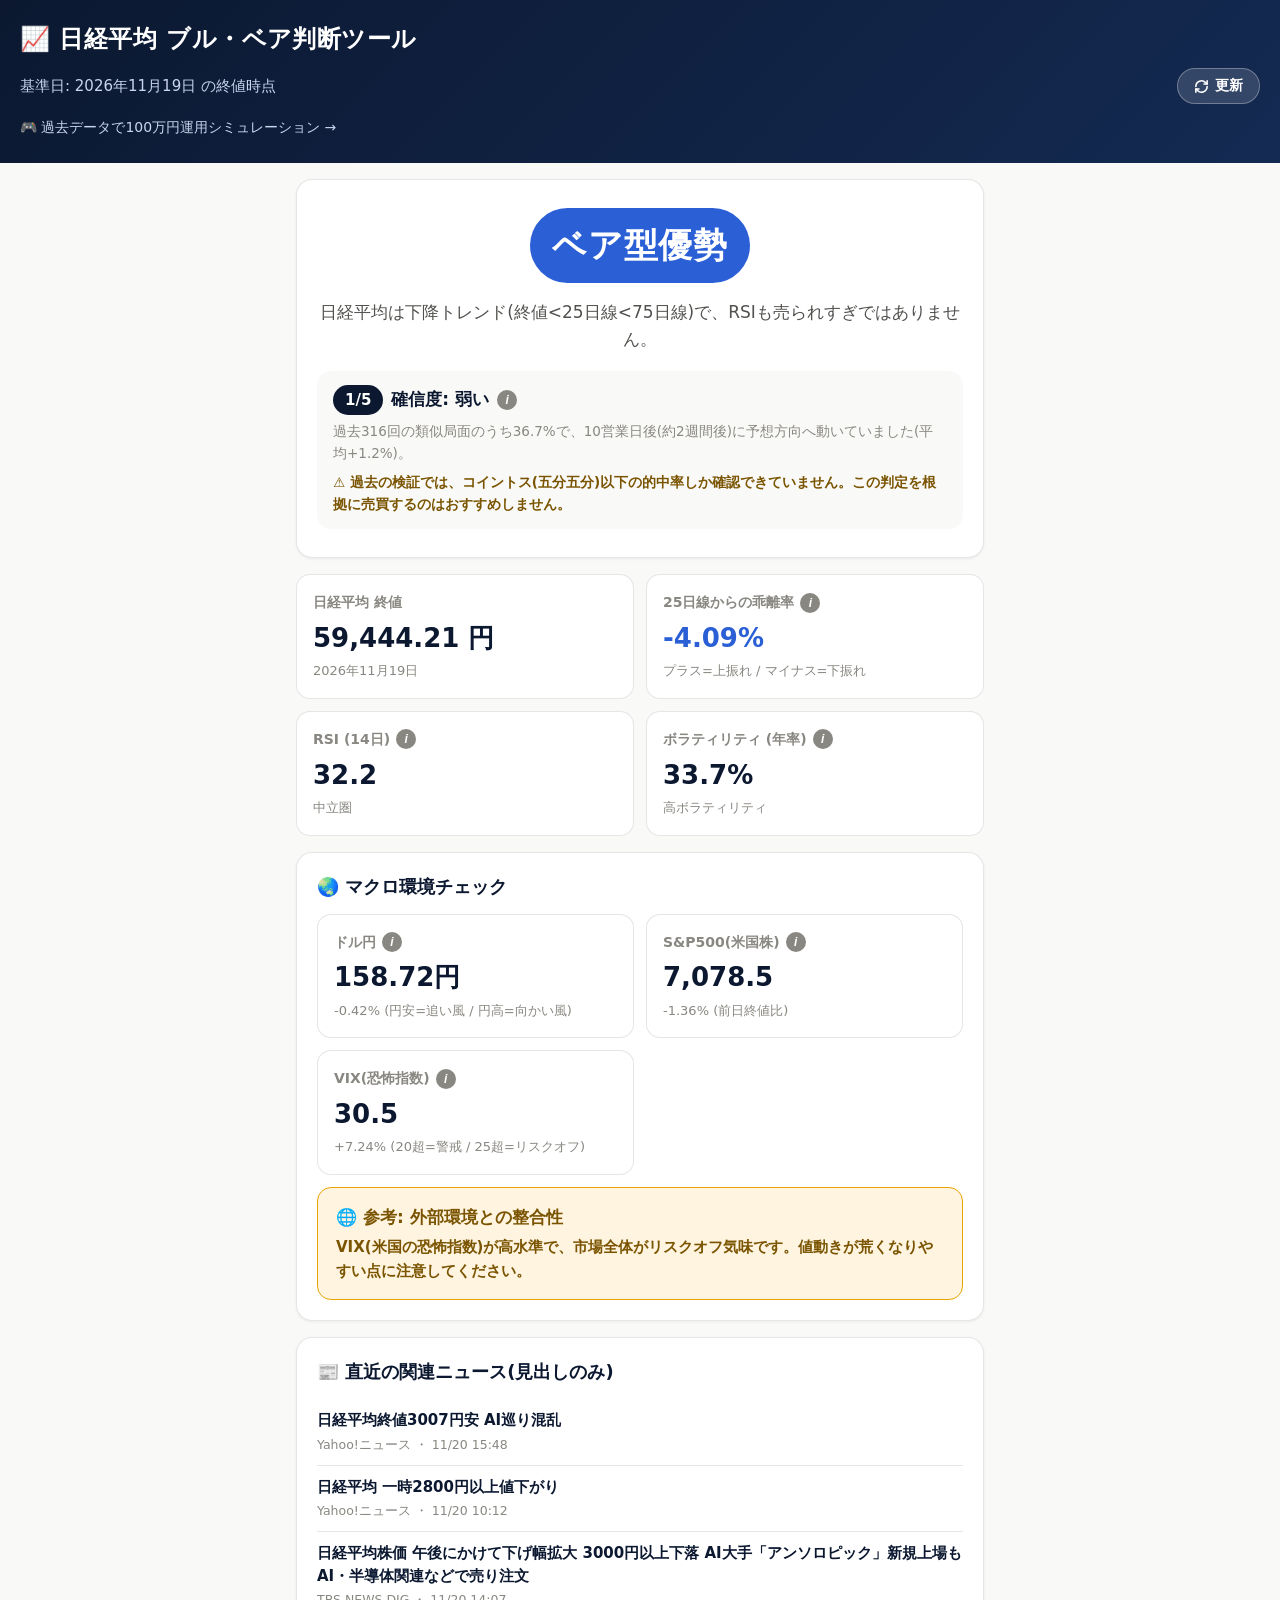
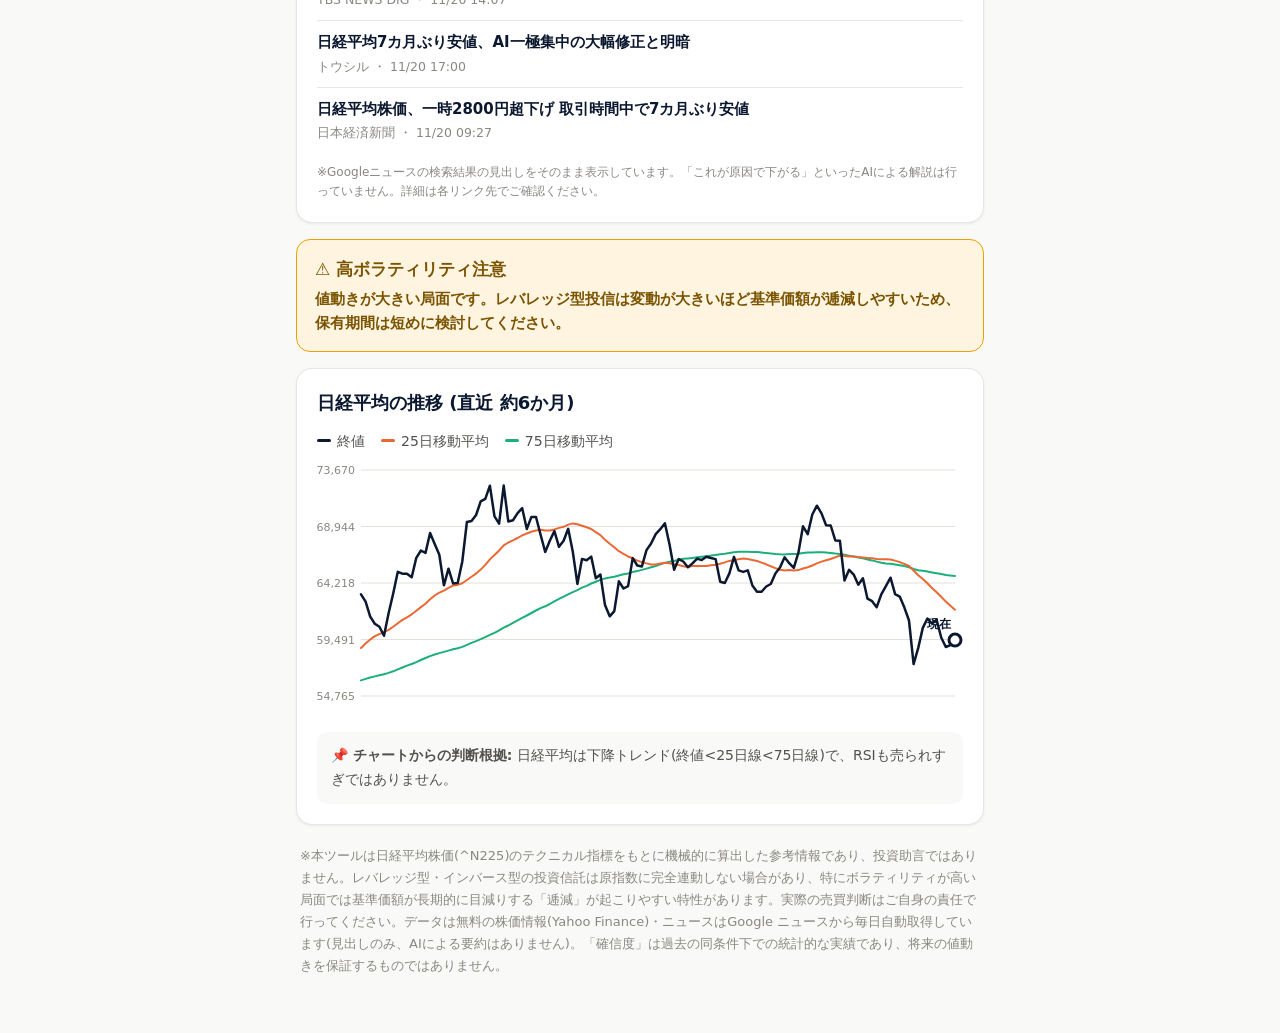
<file: index.html>
<!doctype html>
<html lang="ja">
<head>
<meta charset="utf-8" />
<meta name="viewport" content="width=device-width, initial-scale=1, viewport-fit=cover" />
<meta name="apple-mobile-web-app-capable" content="yes" />
<meta name="apple-mobile-web-app-status-bar-style" content="black-translucent" />
<meta name="apple-mobile-web-app-title" content="日経ブル・ベア" />
<meta name="theme-color" content="#0b1830" />
<title>日経平均 ブル・ベア判断ツール</title>
<link rel="icon" href="data:image/svg+xml,<svg xmlns=%22http://www.w3.org/2000/svg%22 viewBox=%220 0 100 100%22><text y=%22.9em%22 font-size=%2290%22>📈</text></svg>" />
<link rel="stylesheet" href="style.css" />
</head>
<body>
<div id="pullIndicator"><span class="spin" id="pullIcon">
  <svg width="20" height="20" viewBox="0 0 24 24" fill="none" stroke="currentColor" stroke-width="2.3" stroke-linecap="round" stroke-linejoin="round"><path d="M3 12a9 9 0 0 1 15.4-6.36L21 8"/><path d="M21 3v5h-5"/><path d="M21 12a9 9 0 0 1-15.4 6.36L3 16"/><path d="M8 16H3v5"/></svg>
</span></div>

<header>
  <h1>📈 日経平均 ブル・ベア判断ツール</h1>
  <div class="headerRow">
    <div class="updated" id="updatedLine">読み込み中...</div>
    <button class="refresh-btn" id="refreshBtn"><span class="spin" id="refreshIcon">
      <svg width="15" height="15" viewBox="0 0 24 24" fill="none" stroke="currentColor" stroke-width="2.5" stroke-linecap="round" stroke-linejoin="round"><path d="M3 12a9 9 0 0 1 15.4-6.36L21 8"/><path d="M21 3v5h-5"/><path d="M21 12a9 9 0 0 1-15.4 6.36L3 16"/><path d="M8 16H3v5"/></svg>
    </span> 更新</button>
  </div>
  <a class="nav-link" href="simulate.html">🎮 過去データで100万円運用シミュレーション →</a>
</header>

<main id="app">
  <div class="loading">データを読み込んでいます…</div>
</main>

<footer>
  ※本ツールは日経平均株価(^N225)のテクニカル指標をもとに機械的に算出した参考情報であり、投資助言ではありません。レバレッジ型・インバース型の投資信託は原指数に完全連動しない場合があり、特にボラティリティが高い局面では基準価額が長期的に目減りする「逓減」が起こりやすい特性があります。実際の売買判断はご自身の責任で行ってください。データは無料の株価情報(Yahoo Finance)・ニュースはGoogle ニュースから毎日自動取得しています(見出しのみ、AIによる要約はありません)。「確信度」は過去の同条件下での統計的な実績であり、将来の値動きを保証するものではありません。
</footer>

<div class="info-overlay" id="infoOverlay" hidden>
  <div class="info-modal">
    <div class="info-modal-header">
      <span id="infoTitle"></span>
      <button id="infoClose" aria-label="閉じる">✕</button>
    </div>
    <div class="info-modal-body" id="infoBody"></div>
  </div>
</div>

<template id="tmplApp">
  <div class="card signal-card">
    <span class="signal-badge" id="badge"></span>
    <span class="signal-caution-tag" id="cautionTag" hidden></span>
    <div class="signal-rationale" id="rationale"></div>
    <div class="conviction-box" id="convictionBox" hidden>
      <div class="conviction-row">
        <span class="conviction-pill" id="convictionPill"></span>
        <span id="convictionLevelLabel"></span>
        <button class="info-btn" data-info="conviction">i</button>
      </div>
      <div class="conviction-sub" id="convictionSub"></div>
      <div class="conviction-noedge" id="convictionNoEdge" hidden></div>
    </div>
  </div>

  <div class="stat-grid">
    <div class="stat-tile">
      <div class="label">日経平均 終値</div>
      <div class="value" id="statPrice"></div>
      <div class="sub" id="statAsOf"></div>
    </div>
    <div class="stat-tile">
      <div class="label">25日線からの乖離率 <button class="info-btn" data-info="deviation">i</button></div>
      <div class="value" id="statDeviation"></div>
      <div class="sub">プラス=上振れ / マイナス=下振れ</div>
    </div>
    <div class="stat-tile">
      <div class="label">RSI (14日) <button class="info-btn" data-info="rsi">i</button></div>
      <div class="value" id="statRsi"></div>
      <div class="sub" id="statRsiSub"></div>
    </div>
    <div class="stat-tile">
      <div class="label">ボラティリティ (年率) <button class="info-btn" data-info="vol">i</button></div>
      <div class="value" id="statVol"></div>
      <div class="sub" id="statVolSub"></div>
    </div>
  </div>

  <div class="card">
    <h2>🌏 マクロ環境チェック</h2>
    <div class="stat-grid" id="macroGrid"></div>
    <div id="macroNoteBox" class="warn-box" style="margin-top:12px;" hidden></div>
  </div>

  <div class="card">
    <h2>📰 直近の関連ニュース(見出しのみ)</h2>
    <div id="newsList"></div>
    <div class="news-hint">※Googleニュースの検索結果の見出しをそのまま表示しています。「これが原因で下がる」といったAIによる解説は行っていません。詳細は各リンク先でご確認ください。</div>
  </div>

  <div class="card" id="triggerCard" hidden>
    <h2>🎯 次のアクションの目安</h2>
    <div id="triggerText" style="font-size:17px; color:var(--text-secondary);"></div>
  </div>

  <div class="warn-box" id="crossBox" hidden>
    <div class="title">⚡ クロスシグナル発生</div>
    <div id="crossText"></div>
  </div>

  <div class="warn-box" id="volBox" hidden>
    <div class="title">⚠️ 高ボラティリティ注意</div>
    <div>値動きが大きい局面です。レバレッジ型投信は変動が大きいほど基準価額が逓減しやすいため、保有期間は短めに検討してください。</div>
  </div>

  <div class="card">
    <h2>日経平均の推移 (直近 約6か月)</h2>
    <div class="legend">
      <span><i style="background:var(--text-primary)"></i>終値</span>
      <span><i style="background:var(--series-sma25)"></i>25日移動平均</span>
      <span><i style="background:var(--series-sma75)"></i>75日移動平均</span>
    </div>
    <div id="chartWrap"></div>
    <div class="chart-annotation" id="chartAnnotation"></div>
  </div>
</template>

<script>
const SIGNAL_META = {
  bull_strong:  { cls: "bull", label: "ブル型 高確度", caution: "🎯 厳選シグナル(発生頻度は低め)" },
  bull:         { cls: "bull", label: "ブル型優勢", caution: null },
  bull_caution: { cls: "bull", label: "ブル型優勢", caution: "⚠ 過熱感あり(買われすぎ)" },
  bear:         { cls: "bear", label: "ベア型優勢", caution: null },
  bear_caution: { cls: "bear", label: "ベア型優勢", caution: "⚠ 過熱感あり(売られすぎ)" },
  wait:         { cls: "wait", label: "様子見", caution: null },
};

const INFO_CONTENT = {
  deviation: {
    title: "25日線からの乖離率とは",
    body: "直近25営業日(約1か月)の平均株価と比べて、今日の株価がどれだけ離れているかを%で表したものです。<br><br><b>プラス</b>が大きいほど「平均より買われている」状態、<b>マイナス</b>が大きいほど「平均より売られている」状態を意味します。<br><br>目安として、<b>±5%</b>を超えると「行き過ぎ」と見る人が多く、その後平均に戻ろうとする(反落・反発する)動きが出やすいとされます。",
  },
  rsi: {
    title: "RSI(14)とは",
    body: "相場の「買われすぎ」「売られすぎ」を0〜100の数値で表す指標です。過去14日間の値上がり幅と値下がり幅の比率から計算します。<br><br><b>70以上</b>: 買われすぎ(そろそろ反落するかもしれない目安)<br><b>30以下</b>: 売られすぎ(そろそろ反発するかもしれない目安)<br><b>50前後</b>: 中立圏<br><br>あくまで目安であり、強いトレンドが続く局面では70以上・30以下の状態が長く続くこともあります。",
  },
  vol: {
    title: "ボラティリティ(年率換算)とは",
    body: "株価の値動きの荒さを、1年間に換算した%で表したものです。数値が大きいほど値動きが激しいことを意味します。<br><br><b>レバレッジ型・インバース型の投資信託は、値動きが荒いほど基準価額が目減り(逓減)しやすい</b>という特性があるため、この数値が高いときは特に保有期間を短めに検討することが大切です。<br><br>目安: <b>15〜20%程度</b>=平常 / <b>25%超</b>=やや荒い / <b>35%超</b>=かなり荒い",
  },
  vix: {
    title: "VIX(恐怖指数)とは",
    body: "米国のS&P500のオプション価格から算出される、投資家の不安心理を表す指数です。数値が高いほど「相場が荒れそう」と投資家が警戒していることを示します。<br><br>目安: <b>15前後</b>=平常 / <b>20超</b>=警戒 / <b>25〜30超</b>=リスクオフ(資金が安全資産に逃げる)局面<br><br>VIXが急上昇する局面は世界的に株価が不安定になりやすく、日経平均にも影響しやすいとされます。",
  },
  usdjpy: {
    title: "ドル円(為替)とは",
    body: "1ドルが何円かを示す為替レートです。<br><br><b>円安(数値が上がる)</b>: 輸出企業の業績にプラスとされ、一般的に日経平均の追い風になりやすい<br><b>円高(数値が下がる)</b>: 輸出企業の業績にマイナスとされ、日経平均の向かい風になりやすい<br><br>ただし常にこの関係が成り立つわけではなく、あくまで一般的な傾向です。",
  },
  sp500: {
    title: "S&P500(米国株)とは",
    body: "米国の代表的な株価指数です。米国市場は日本時間の夜間に取引されるため、前日夜の米国株の動きが、翌日の東京市場の地合い(始まりの雰囲気)に影響しやすいとされています。",
  },
  conviction: {
    title: "確信度(5段階)とは",
    body: "過去<b>10年分</b>(複数の下落局面を含む)のデータの中から「今日と同じ判定パターン」が出た日をすべて集め、その後(通常は約2週間後、「ブル型 高確度」のみ約1か月後)に実際どうなったかを集計した、統計的な実績値です。<br><br>例えば「過去に同じ判定が出た日が700回あり、そのうち380回で予想方向に動いていた」場合、勝率は54%となり、これを1〜5の5段階に変換して表示しています。<br><br><b>5に近いほど</b>過去の的中率が高かったことを、<b>1に近いほど</b>低かったことを示します。<br><br>⚠️ 訓練期間と検証期間に分けて検証した結果、<b>「ベア型優勢」は過去10年でコイントスより低い的中率</b>しか確認できていません(=下落を的中させる根拠として頼れません)。「ブル型優勢」も通常は五分五分に近い水準です。「ブル型 高確度」は条件を絞り込むことで検証期間でも70%台の的中率を確認できた、より厳選されたシグナルです。<br><br>あくまで<b>過去の統計</b>であり、将来の値動きを保証するものではありません。",
  },
};

function fmtNum(n, digits = 0) {
  return n.toLocaleString("ja-JP", { minimumFractionDigits: digits, maximumFractionDigits: digits });
}

function fmtDateJp(iso) {
  const [y, m, d] = iso.split("-");
  return `${y}年${Number(m)}月${Number(d)}日`;
}

function fmtNewsDate(rfc2822) {
  const d = new Date(rfc2822);
  if (isNaN(d.getTime())) return "";
  return d.toLocaleString("ja-JP", { timeZone: "Asia/Tokyo", month: "numeric", day: "numeric", hour: "2-digit", minute: "2-digit" });
}

async function load() {
  const app = document.getElementById("app");
  try {
    const res = await fetch("./data/latest.json", { cache: "no-store" });
    if (!res.ok) throw new Error("data fetch failed");
    const data = await res.json();
    render(data);
  } catch (err) {
    app.innerHTML = `<div class="error">データの取得に失敗しました。時間をおいて再度お試しください。<br><small>${err.message}</small></div>`;
  }
}

function render(data) {
  const app = document.getElementById("app");
  const tmpl = document.getElementById("tmplApp");
  app.innerHTML = "";
  app.appendChild(tmpl.content.cloneNode(true));

  document.getElementById("updatedLine").textContent =
    `基準日: ${fmtDateJp(data.asOfDate)} の終値時点`;

  const meta = SIGNAL_META[data.signal] || SIGNAL_META.wait;
  const badge = document.getElementById("badge");
  badge.textContent = meta.label;
  badge.classList.add(meta.cls);

  if (meta.caution) {
    const tag = document.getElementById("cautionTag");
    tag.textContent = meta.caution;
    tag.hidden = false;
  }
  document.getElementById("rationale").textContent = data.rationale;

  if (data.conviction) {
    const c = data.conviction;
    const box = document.getElementById("convictionBox");
    box.hidden = false;
    document.getElementById("convictionPill").textContent = `${c.level}/5`;
    document.getElementById("convictionLevelLabel").textContent = `確信度: ${c.levelLabel}`;
    const sign = c.avgForwardReturnPct >= 0 ? "+" : "";
    const aboutWeeks = c.horizonDays >= 18 ? "約1か月" : "約2週間";
    let subText =
      `過去${c.sampleSize}回の類似局面のうち${c.successRatePct}%で、${c.horizonDays}営業日後(${aboutWeeks}後)に予想方向へ動いていました(平均${sign}${c.avgForwardReturnPct}%)。` +
      (c.lowSample ? "※サンプル数が少なく参考程度です。" : "");
    document.getElementById("convictionSub").textContent = subText;

    const noEdgeBox = document.getElementById("convictionNoEdge");
    if (c.noEdge) {
      noEdgeBox.hidden = false;
      noEdgeBox.textContent = "⚠️ 過去の検証では、コイントス(五分五分)以下の的中率しか確認できていません。この判定を根拠に売買するのはおすすめしません。";
    } else {
      noEdgeBox.hidden = true;
    }
  }

  document.getElementById("statPrice").textContent = fmtNum(data.price, 2) + " 円";
  document.getElementById("statAsOf").textContent = fmtDateJp(data.asOfDate);

  const devEl = document.getElementById("statDeviation");
  devEl.textContent = (data.deviationPct >= 0 ? "+" : "") + data.deviationPct.toFixed(2) + "%";
  devEl.classList.add(data.deviationPct >= 0 ? "up" : "down");

  document.getElementById("statRsi").textContent = data.rsi14.toFixed(1);
  document.getElementById("statRsiSub").textContent =
    data.overheat === "overbought" ? "買われすぎ水準(目安70以上)" :
    data.overheat === "oversold" ? "売られすぎ水準(目安30以下)" : "中立圏";

  document.getElementById("statVol").textContent =
    data.vol25AnnualizedPct != null ? data.vol25AnnualizedPct.toFixed(1) + "%" : "—";
  document.getElementById("statVolSub").textContent = data.highVol ? "高ボラティリティ" : "平常水準";

  const macroGrid = document.getElementById("macroGrid");
  const macroTiles = [
    { key: "usdjpy", label: "ドル円", unit: "円", digits: 2, hint: "円安=追い風 / 円高=向かい風" },
    { key: "sp500", label: "S&P500(米国株)", unit: "", digits: 1, hint: "前日終値比" },
    { key: "vix", label: "VIX(恐怖指数)", unit: "", digits: 1, hint: "20超=警戒 / 25超=リスクオフ" },
  ];
  macroTiles.forEach(t => {
    const m = data.macro && data.macro[t.key];
    const tile = document.createElement("div");
    tile.className = "stat-tile";
    const labelHtml = `${t.label} <button class="info-btn" data-info="${t.key}">i</button>`;
    if (!m) {
      tile.innerHTML = `<div class="label">${labelHtml}</div><div class="value">—</div>`;
    } else {
      const sign = m.changePct >= 0 ? "+" : "";
      const cls = m.changePct >= 0 ? "up" : "down";
      tile.innerHTML = `
        <div class="label">${labelHtml}</div>
        <div class="value">${fmtNum(m.value, t.digits)}${t.unit}</div>
        <div class="sub ${cls}">${sign}${m.changePct}% <span style="color:var(--text-muted)">(${t.hint})</span></div>`;
    }
    macroGrid.appendChild(tile);
  });

  if (data.macroNote) {
    const box = document.getElementById("macroNoteBox");
    box.hidden = false;
    box.innerHTML = `<div class="title">🌐 参考: 外部環境との整合性</div><div>${data.macroNote}</div>`;
  }

  const newsList = document.getElementById("newsList");
  if (data.news && data.news.length) {
    newsList.innerHTML = data.news.map(n => `
      <a class="news-item" href="${n.link}" target="_blank" rel="noopener">
        <div class="news-title">${n.title}</div>
        <div class="news-meta">${n.source || ""}${n.source ? " ・ " : ""}${fmtNewsDate(n.publishedAt)}</div>
      </a>`).join("");
  } else {
    newsList.innerHTML = `<div style="color:var(--text-muted); font-size:14px;">現在ニュースを取得できていません。</div>`;
  }

  if (data.nextTrigger) {
    const t = data.nextTrigger;
    const card = document.getElementById("triggerCard");
    card.hidden = false;
    const dirLabel = t.direction === "above" ? "上抜け" : "下抜け";
    const signalLabel = t.resultingSignal === "bull" ? "ブル型優勢" : "ベア型優勢";
    document.getElementById("triggerText").innerHTML =
      `日経平均が <b>${fmtNum(t.level, 0)}円</b>(現値から${t.distancePct >= 0 ? "+" : ""}${t.distancePct}%)を<b>${dirLabel}</b>すると「<b>${signalLabel}</b>」に転換します。<br><span style="color:var(--text-muted); font-size:14px;">${t.note}</span>`;
  }

  if (data.crossSignal) {
    const box = document.getElementById("crossBox");
    box.hidden = false;
    document.getElementById("crossText").textContent =
      (data.crossSignal.type === "golden"
        ? `${fmtDateJp(data.crossSignal.date)}に25日線が75日線を上抜ける「ゴールデンクロス」が発生しました。`
        : `${fmtDateJp(data.crossSignal.date)}に25日線が75日線を下抜ける「デッドクロス」が発生しました。`);
  }

  if (data.highVol) {
    document.getElementById("volBox").hidden = false;
  }

  let annotation = `<b>📌 チャートからの判断根拠:</b> ${data.rationale}`;
  if (data.crossSignal) {
    annotation += ` また、${fmtDateJp(data.crossSignal.date)}に${data.crossSignal.type === "golden" ? "ゴールデンクロス" : "デッドクロス"}が発生しています(図中の🔀印)。`;
  }
  document.getElementById("chartAnnotation").innerHTML = annotation;

  window.__lastHistory = data.history;
  window.__lastCrossSignal = data.crossSignal;
  drawChart(data.history, { crossSignal: data.crossSignal });
}

function drawChart(history, meta) {
  meta = meta || {};
  const wrap = document.getElementById("chartWrap");
  const width = wrap.clientWidth || 320;
  const height = 260;
  const padL = 44, padR = 8, padT = 10, padB = 24;
  const plotW = width - padL - padR;
  const plotH = height - padT - padB;

  const allVals = [];
  history.forEach(d => { allVals.push(d.close); if (d.sma25 != null) allVals.push(d.sma25); if (d.sma75 != null) allVals.push(d.sma75); });
  const min = Math.min(...allVals);
  const max = Math.max(...allVals);
  const pad = (max - min) * 0.08 || 1;
  const yMin = min - pad, yMax = max + pad;

  const n = history.length;
  const x = i => padL + (plotW * i) / (n - 1);
  const y = v => padT + plotH - ((v - yMin) / (yMax - yMin)) * plotH;

  function pathFor(key) {
    let d = "";
    let started = false;
    history.forEach((pt, i) => {
      const v = pt[key];
      if (v == null) { started = false; return; }
      d += (started ? "L" : "M") + x(i).toFixed(1) + "," + y(v).toFixed(1) + " ";
      started = true;
    });
    return d.trim();
  }

  const gridLines = 4;
  let gridSvg = "";
  for (let i = 0; i <= gridLines; i++) {
    const gy = padT + (plotH * i) / gridLines;
    const val = yMax - ((yMax - yMin) * i) / gridLines;
    gridSvg += `<line x1="${padL}" y1="${gy}" x2="${width - padR}" y2="${gy}" stroke="var(--grid)" stroke-width="1"/>`;
    gridSvg += `<text x="${padL - 6}" y="${gy + 4}" text-anchor="end" font-size="11" fill="var(--text-muted)">${Math.round(val).toLocaleString("ja-JP")}</text>`;
  }

  // 現在値マーカー(直近点)
  const lastIdx = n - 1;
  const lastX = x(lastIdx), lastY = y(history[lastIdx].close);
  const labelAbove = lastY > padT + 24;
  let annotSvg = `
    <circle cx="${lastX}" cy="${lastY}" r="6" fill="var(--card)" stroke="var(--text-primary)" stroke-width="3"/>
    <text x="${Math.min(lastX, width - padR - 4)}" y="${labelAbove ? lastY - 12 : lastY + 20}" text-anchor="end" font-size="12" font-weight="700" fill="var(--text-primary)">現在</text>`;

  // ゴールデンクロス/デッドクロスの位置に印を付ける
  if (meta.crossSignal) {
    const idx = history.findIndex(h => h.date === meta.crossSignal.date);
    if (idx >= 0) {
      const cx = x(idx), cy = y(history[idx].close);
      const label = meta.crossSignal.type === "golden" ? "🔀ゴールデンクロス" : "🔀デッドクロス";
      annotSvg += `
        <line x1="${cx}" y1="${padT}" x2="${cx}" y2="${padT + plotH}" stroke="var(--warn-border)" stroke-width="1.5" stroke-dasharray="4,3"/>
        <text x="${Math.min(Math.max(cx, padL + 4), width - padR - 4)}" y="${padT + 12}" text-anchor="middle" font-size="11" font-weight="700" fill="var(--warn-text)">${label}</text>`;
    }
  }

  const svg = `
    <svg viewBox="0 0 ${width} ${height}" width="100%" height="${height}" style="display:block">
      ${gridSvg}
      <path d="${pathFor('sma75')}" fill="none" stroke="var(--series-sma75)" stroke-width="2" stroke-linecap="round" stroke-linejoin="round"/>
      <path d="${pathFor('sma25')}" fill="none" stroke="var(--series-sma25)" stroke-width="2" stroke-linecap="round" stroke-linejoin="round"/>
      <path d="${pathFor('close')}" fill="none" stroke="var(--text-primary)" stroke-width="2.5" stroke-linecap="round" stroke-linejoin="round"/>
      ${annotSvg}
      <g id="crosshair" opacity="0">
        <line id="chLine" x1="0" y1="${padT}" x2="0" y2="${padT + plotH}" stroke="var(--text-muted)" stroke-width="1" stroke-dasharray="3,3"/>
        <circle id="chDotClose" r="4" fill="var(--text-primary)"/>
        <circle id="chDotSma25" r="4" fill="var(--series-sma25)"/>
        <circle id="chDotSma75" r="4" fill="var(--series-sma75)"/>
      </g>
      <rect id="hitArea" x="${padL}" y="${padT}" width="${plotW}" height="${plotH}" fill="transparent"/>
    </svg>
    <div id="tooltip"></div>
  `;
  wrap.innerHTML = svg;

  const svgEl = wrap.querySelector("svg");
  const hitArea = wrap.querySelector("#hitArea");
  const crosshair = wrap.querySelector("#crosshair");
  const chLine = wrap.querySelector("#chLine");
  const chDotClose = wrap.querySelector("#chDotClose");
  const chDotSma25 = wrap.querySelector("#chDotSma25");
  const chDotSma75 = wrap.querySelector("#chDotSma75");
  const tooltip = wrap.querySelector("#tooltip");

  function handleMove(clientX) {
    const rect = svgEl.getBoundingClientRect();
    const scale = width / rect.width;
    const px = (clientX - rect.left) * scale;
    let idx = Math.round(((px - padL) / plotW) * (n - 1));
    idx = Math.max(0, Math.min(n - 1, idx));
    const pt = history[idx];
    crosshair.setAttribute("opacity", "1");
    const cx = x(idx);
    chLine.setAttribute("x1", cx); chLine.setAttribute("x2", cx);
    chDotClose.setAttribute("cx", cx); chDotClose.setAttribute("cy", y(pt.close));
    if (pt.sma25 != null) { chDotSma25.style.display = ""; chDotSma25.setAttribute("cx", cx); chDotSma25.setAttribute("cy", y(pt.sma25)); }
    else chDotSma25.style.display = "none";
    if (pt.sma75 != null) { chDotSma75.style.display = ""; chDotSma75.setAttribute("cx", cx); chDotSma75.setAttribute("cy", y(pt.sma75)); }
    else chDotSma75.style.display = "none";

    tooltip.style.opacity = "1";
    tooltip.style.left = (cx / width * 100) + "%";
    tooltip.style.top = (y(pt.close) / height * 100) + "%";
    tooltip.innerHTML = `${fmtDateJp(pt.date)}<br>終値: ${fmtNum(pt.close, 0)}` +
      (pt.sma25 != null ? `<br>25日線: ${fmtNum(pt.sma25, 0)}` : "") +
      (pt.sma75 != null ? `<br>75日線: ${fmtNum(pt.sma75, 0)}` : "");
  }

  function hide() {
    crosshair.setAttribute("opacity", "0");
    tooltip.style.opacity = "0";
  }

  hitArea.addEventListener("pointermove", e => handleMove(e.clientX));
  hitArea.addEventListener("pointerdown", e => handleMove(e.clientX));
  hitArea.addEventListener("pointerleave", hide);
}

// --- 更新ボタン / 下スワイプでの手動更新 ---
async function doRefresh() {
  const btn = document.getElementById("refreshBtn");
  btn.classList.add("loading");
  btn.disabled = true;
  await load();
  btn.classList.remove("loading");
  btn.disabled = false;
  resetPull();
}

document.getElementById("refreshBtn").addEventListener("click", doRefresh);

const pullIndicator = document.getElementById("pullIndicator");
const pullIcon = document.getElementById("pullIcon");
let touchStartY = null;
let pullDist = 0;

function resetPull() {
  pullIndicator.style.transition = "transform 0.2s, opacity 0.2s";
  pullIndicator.style.transform = "translate(-50%, -120%)";
  pullIndicator.style.opacity = "0";
  pullIcon.classList.remove("spinning");
  pullDist = 0;
}

document.addEventListener("touchstart", e => {
  touchStartY = window.scrollY <= 0 ? e.touches[0].clientY : null;
  pullDist = 0;
}, { passive: true });

document.addEventListener("touchmove", e => {
  if (touchStartY == null) return;
  const dy = e.touches[0].clientY - touchStartY;
  if (dy > 0 && window.scrollY <= 0) {
    pullDist = dy;
    pullIndicator.style.transition = "none";
    const dist = Math.min(dy, 90);
    pullIndicator.style.transform = `translate(-50%, ${dist - 60}px)`;
    pullIndicator.style.opacity = String(Math.min(dist / 60, 1));
  }
}, { passive: true });

document.addEventListener("touchend", () => {
  if (touchStartY != null && pullDist > 60) {
    pullIcon.classList.add("spinning");
    pullIndicator.style.transition = "transform 0.2s, opacity 0.2s";
    pullIndicator.style.transform = "translate(-50%, 6px)";
    pullIndicator.style.opacity = "1";
    doRefresh();
  } else {
    resetPull();
  }
  touchStartY = null;
}, { passive: true });

// --- 用語説明(ⓘ)モーダル ---
document.addEventListener("click", e => {
  const infoBtn = e.target.closest("[data-info]");
  if (infoBtn) {
    const info = INFO_CONTENT[infoBtn.dataset.info];
    if (info) {
      document.getElementById("infoTitle").textContent = info.title;
      document.getElementById("infoBody").innerHTML = info.body;
      document.getElementById("infoOverlay").hidden = false;
    }
    return;
  }
  if (e.target.id === "infoOverlay" || e.target.id === "infoClose") {
    document.getElementById("infoOverlay").hidden = true;
  }
});

load();
window.addEventListener("resize", () => { if (window.__lastHistory) drawChart(window.__lastHistory, { crossSignal: window.__lastCrossSignal }); });
</script>
</body>
</html>
</file>
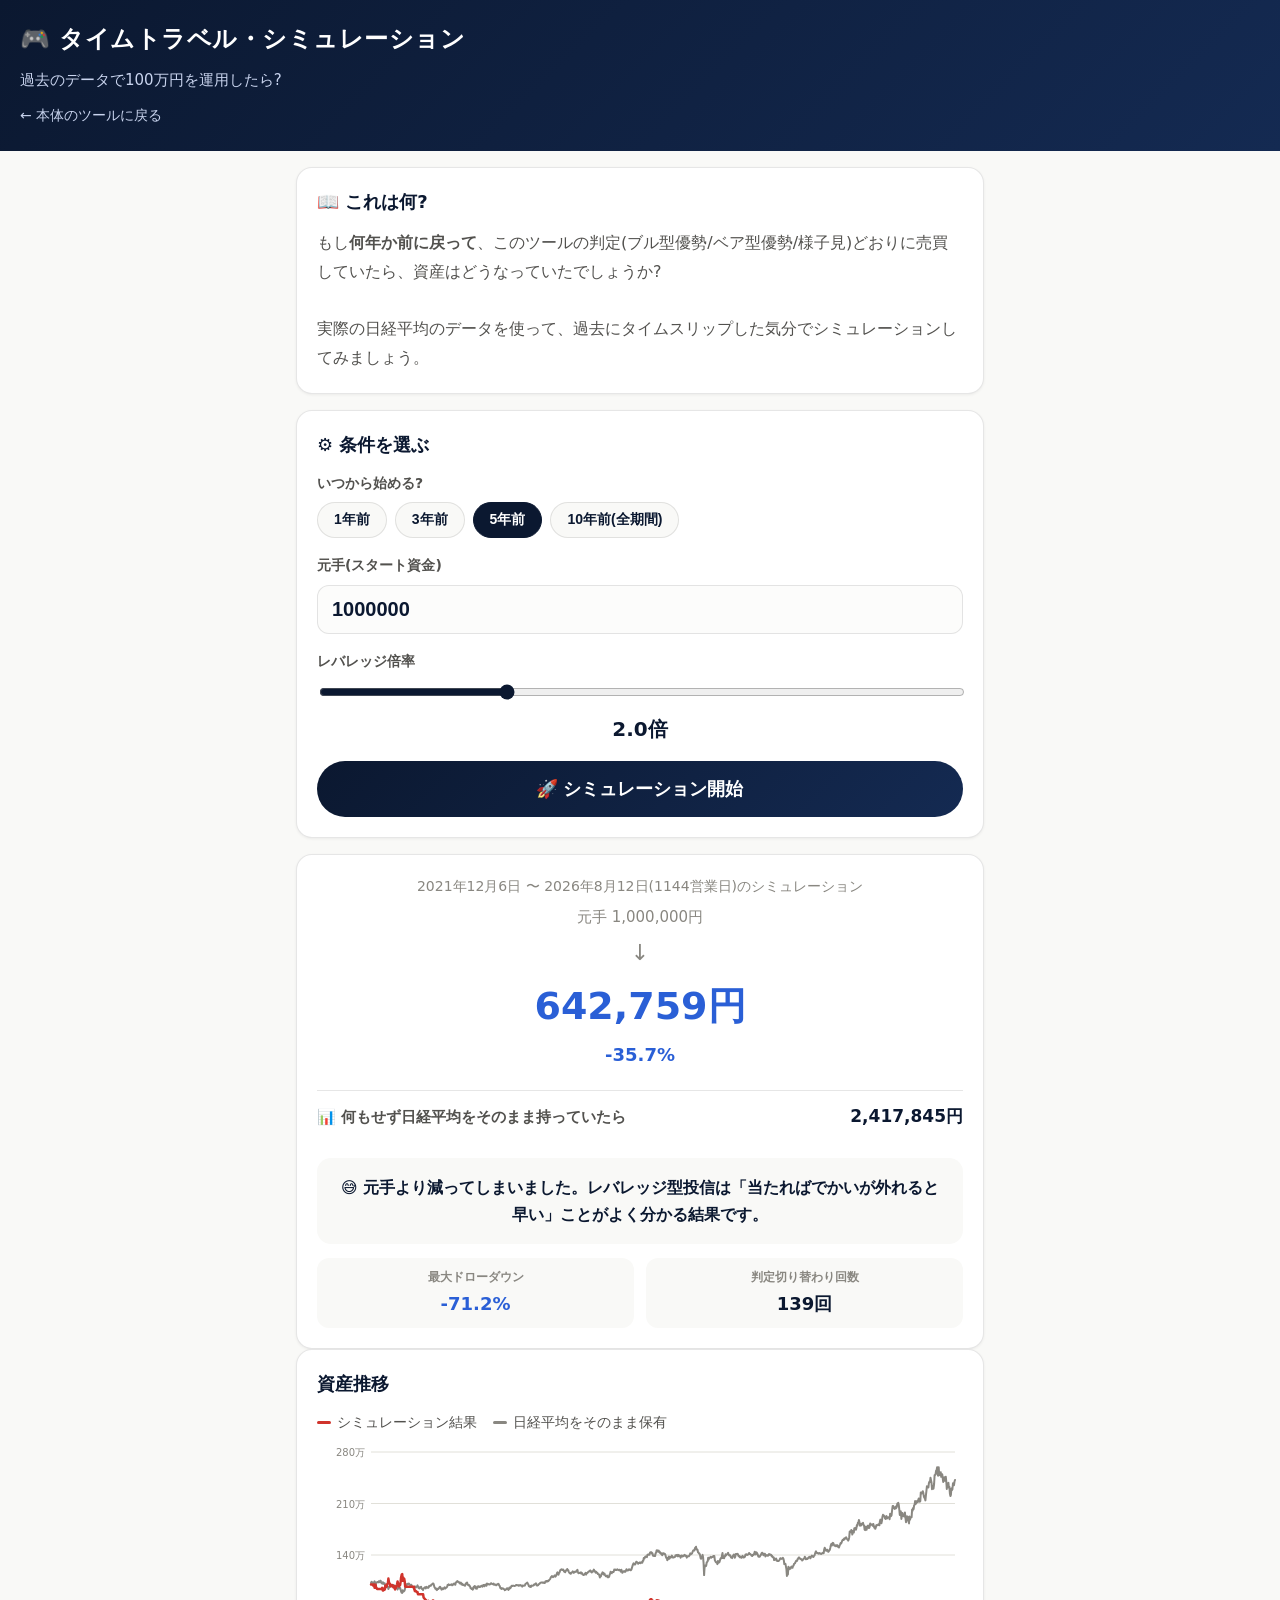
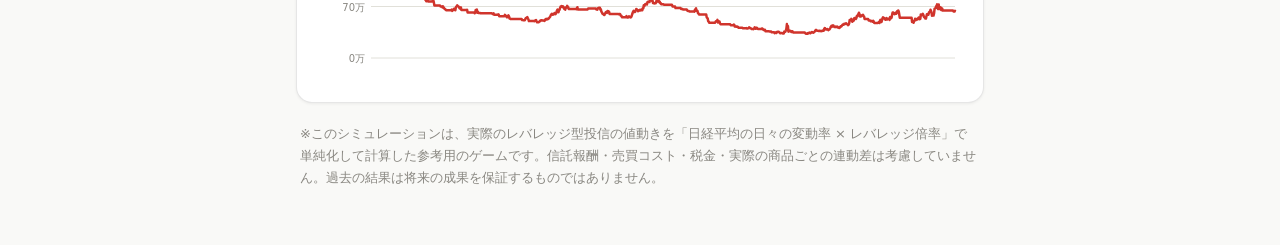
<file: simulate.html>
<!doctype html>
<html lang="ja">
<head>
<meta charset="utf-8" />
<meta name="viewport" content="width=device-width, initial-scale=1, viewport-fit=cover" />
<meta name="apple-mobile-web-app-capable" content="yes" />
<meta name="apple-mobile-web-app-status-bar-style" content="black-translucent" />
<meta name="apple-mobile-web-app-title" content="タイムトラベル運用" />
<meta name="theme-color" content="#0b1830" />
<title>タイムトラベル・シミュレーション</title>
<link rel="icon" href="data:image/svg+xml,<svg xmlns=%22http://www.w3.org/2000/svg%22 viewBox=%220 0 100 100%22><text y=%22.9em%22 font-size=%2290%22>🎮</text></svg>" />
<link rel="stylesheet" href="style.css" />
</head>
<body>
<header>
  <h1>🎮 タイムトラベル・シミュレーション</h1>
  <div class="headerRow">
    <div class="updated">過去のデータで100万円を運用したら?</div>
  </div>
  <a class="nav-link" href="index.html">← 本体のツールに戻る</a>
</header>

<main id="app">
  <div class="card">
    <h2>📖 これは何?</h2>
    <div style="font-size:16px; color:var(--text-secondary); line-height:1.8;">
      もし<b>何年か前に戻って</b>、このツールの判定(ブル型優勢/ベア型優勢/様子見)どおりに売買していたら、資産はどうなっていたでしょうか?<br><br>
      実際の日経平均のデータを使って、過去にタイムスリップした気分でシミュレーションしてみましょう。
    </div>
  </div>

  <div class="card">
    <h2>⚙️ 条件を選ぶ</h2>

    <div class="control-row">
      <label>いつから始める?</label>
      <div class="chip-row" id="yearsChips">
        <button class="chip" data-years="1">1年前</button>
        <button class="chip" data-years="3">3年前</button>
        <button class="chip active" data-years="5">5年前</button>
        <button class="chip" data-years="10">10年前(全期間)</button>
      </div>
    </div>

    <div class="control-row">
      <label>元手(スタート資金)</label>
      <input type="number" id="capitalInput" value="1000000" min="10000" step="10000" />
    </div>

    <div class="control-row">
      <label>レバレッジ倍率</label>
      <input type="range" id="leverageInput" min="1" max="4.5" step="0.1" value="2" />
      <div class="range-value" id="leverageValue">2.0倍</div>
    </div>

    <button class="run-btn" id="runBtn">🚀 シミュレーション開始</button>
  </div>

  <div id="resultArea"></div>
</main>

<footer>
  ※このシミュレーションは、実際のレバレッジ型投信の値動きを「日経平均の日々の変動率 × レバレッジ倍率」で単純化して計算した参考用のゲームです。信託報酬・売買コスト・税金・実際の商品ごとの連動差は考慮していません。過去の結果は将来の成果を保証するものではありません。
</footer>

<script>
const SIGNAL_CATEGORY = (sig) => sig.startsWith("bull") ? "bull" : sig.startsWith("bear") ? "bear" : "wait";
const SIGNAL_LABEL = {
  bull_strong: "ブル型 高確度",
  bull: "ブル型優勢",
  bull_caution: "ブル型優勢(過熱)",
  bear: "ベア型優勢",
  bear_caution: "ベア型優勢(過熱)",
  wait: "様子見",
};

function fmtYen(n) {
  return Math.round(n).toLocaleString("ja-JP") + "円";
}
function fmtDateJp(iso) {
  const [y, m, d] = iso.split("-");
  return `${y}年${Number(m)}月${Number(d)}日`;
}

let signalHistory = null;

async function loadHistory() {
  const res = await fetch("./data/signal-history.json", { cache: "no-store" });
  if (!res.ok) throw new Error("データの取得に失敗しました");
  signalHistory = await res.json();
}

function positionMultiplier(signal, leverage) {
  const cat = SIGNAL_CATEGORY(signal);
  if (cat === "bull") return leverage;
  if (cat === "bear") return -leverage;
  return 0;
}

function runSimulation({ years, capital, leverage }) {
  const cutoff = new Date();
  cutoff.setFullYear(cutoff.getFullYear() - years);
  const cutoffStr = cutoff.toISOString().slice(0, 10);
  let startIdx = signalHistory.findIndex(h => h.date >= cutoffStr);
  if (startIdx < 0) startIdx = 0;

  let value = capital;
  let benchmark = capital;
  let peak = capital;
  let maxDrawdownPct = 0;
  let switches = 0;
  let prevCategory = null;
  const series = [];

  for (let i = startIdx; i < signalHistory.length - 1; i++) {
    const today = signalHistory[i];
    const tomorrow = signalHistory[i + 1];
    const idxReturn = (tomorrow.close - today.close) / today.close;
    const mult = positionMultiplier(today.signal, leverage);
    value *= 1 + mult * idxReturn;
    benchmark *= 1 + idxReturn;

    const cat = SIGNAL_CATEGORY(today.signal);
    if (prevCategory && cat !== prevCategory) switches++;
    prevCategory = cat;

    peak = Math.max(peak, value);
    const drawdown = ((value - peak) / peak) * 100;
    maxDrawdownPct = Math.min(maxDrawdownPct, drawdown);

    series.push({ date: tomorrow.date, value, benchmark });
  }

  return {
    startDate: signalHistory[startIdx].date,
    endDate: signalHistory[signalHistory.length - 1].date,
    finalValue: value,
    finalBenchmark: benchmark,
    maxDrawdownPct,
    switches,
    series,
    days: series.length,
  };
}

function buildComment(capital, result) {
  const ratio = result.finalValue / capital;
  const vsBenchmark = result.finalValue / result.finalBenchmark;
  if (ratio <= 0.3) return "😱 資産の7割以上を失う結果になりました。レバレッジ型は判断を誤ると、これくらい急速に減ることがあるという良い(?)教訓です。";
  if (ratio < 1) return "😅 元手より減ってしまいました。レバレッジ型投信は「当たればでかいが外れると早い」ことがよく分かる結果です。";
  if (ratio >= 1.5 && vsBenchmark >= 1.1) return "🎉 見事!日経平均をただ持っているより大きく増やせました。ナイストレードです。";
  if (vsBenchmark >= 1.0) return "😊 悪くない結果です。日経平均をそのまま持っていた場合より良い成績でした。";
  return "🤔 資産は増えましたが、実は「何もせず日経平均をそのまま持っていた」方が結果が良かったパターンです。レバレッジ型は当たっても、値動きの荒さで意外と増えにくいことがあります。";
}

function render(result, capital) {
  const area = document.getElementById("resultArea");
  const gain = result.finalValue - capital;
  const pct = (gain / capital) * 100;
  const cls = gain >= 0 ? "up" : "down";
  const sign = gain >= 0 ? "+" : "";

  area.innerHTML = `
    <div class="card">
      <div style="font-size:14px; color:var(--text-muted); text-align:center;">
        ${fmtDateJp(result.startDate)} 〜 ${fmtDateJp(result.endDate)}(${result.days}営業日)のシミュレーション
      </div>
      <div class="result-hero">
        <div class="from">元手 ${fmtYen(capital)}</div>
        <div class="arrow">↓</div>
        <div class="to ${cls}">${fmtYen(result.finalValue)}</div>
        <div class="pct ${cls}">${sign}${pct.toFixed(1)}%</div>
      </div>

      <div class="compare-row">
        <div class="name">📊 何もせず日経平均をそのまま持っていたら</div>
        <div class="amount">${fmtYen(result.finalBenchmark)}</div>
      </div>

      <div class="comment-box">${buildComment(capital, result)}</div>

      <div class="mini-stat-row">
        <div class="mini-stat">
          <div class="label">最大ドローダウン</div>
          <div class="value down">${result.maxDrawdownPct.toFixed(1)}%</div>
        </div>
        <div class="mini-stat">
          <div class="label">判定切り替わり回数</div>
          <div class="value">${result.switches}回</div>
        </div>
      </div>
    </div>

    <div class="card">
      <h2>資産推移</h2>
      <div class="legend">
        <span><i style="background:var(--bull)"></i>シミュレーション結果</span>
        <span><i style="background:var(--text-muted)"></i>日経平均をそのまま保有</span>
      </div>
      <div id="chartWrap"></div>
    </div>
  `;

  window.__lastResult = result;
  window.__lastCapital = capital;
  drawChart(result.series, capital);
}

function drawChart(series, capital) {
  const wrap = document.getElementById("chartWrap");
  const width = wrap.clientWidth || 320;
  const height = 240;
  const padL = 54, padR = 8, padT = 10, padB = 24;
  const plotW = width - padL - padR;
  const plotH = height - padT - padB;

  const allVals = [capital];
  series.forEach(d => { allVals.push(d.value); allVals.push(d.benchmark); });
  const min = Math.min(...allVals, 0);
  const max = Math.max(...allVals);
  const pad = (max - min) * 0.08 || 1;
  const yMin = Math.max(0, min - pad), yMax = max + pad;

  const n = series.length;
  const x = i => padL + (plotW * i) / Math.max(1, n - 1);
  const y = v => padT + plotH - ((v - yMin) / (yMax - yMin)) * plotH;

  function pathFor(key) {
    let d = "";
    series.forEach((pt, i) => {
      d += (i === 0 ? "M" : "L") + x(i).toFixed(1) + "," + y(pt[key]).toFixed(1) + " ";
    });
    return d.trim();
  }

  const gridLines = 4;
  let gridSvg = "";
  for (let i = 0; i <= gridLines; i++) {
    const gy = padT + (plotH * i) / gridLines;
    const val = yMax - ((yMax - yMin) * i) / gridLines;
    gridSvg += `<line x1="${padL}" y1="${gy}" x2="${width - padR}" y2="${gy}" stroke="var(--grid)" stroke-width="1"/>`;
    gridSvg += `<text x="${padL - 6}" y="${gy + 4}" text-anchor="end" font-size="10" fill="var(--text-muted)">${Math.round(val / 10000)}万</text>`;
  }

  const svg = `
    <svg viewBox="0 0 ${width} ${height}" width="100%" height="${height}" style="display:block">
      ${gridSvg}
      <path d="${pathFor('benchmark')}" fill="none" stroke="var(--text-muted)" stroke-width="2" stroke-linecap="round" stroke-linejoin="round"/>
      <path d="${pathFor('value')}" fill="none" stroke="var(--bull)" stroke-width="2.5" stroke-linecap="round" stroke-linejoin="round"/>
      <g id="crosshair" opacity="0">
        <line id="chLine" x1="0" y1="${padT}" x2="0" y2="${padT + plotH}" stroke="var(--text-muted)" stroke-width="1" stroke-dasharray="3,3"/>
        <circle id="chDot1" r="4" fill="var(--bull)"/>
        <circle id="chDot2" r="4" fill="var(--text-muted)"/>
      </g>
      <rect id="hitArea" x="${padL}" y="${padT}" width="${plotW}" height="${plotH}" fill="transparent"/>
    </svg>
    <div id="tooltip"></div>
  `;
  wrap.innerHTML = svg;

  const svgEl = wrap.querySelector("svg");
  const hitArea = wrap.querySelector("#hitArea");
  const crosshair = wrap.querySelector("#crosshair");
  const chLine = wrap.querySelector("#chLine");
  const chDot1 = wrap.querySelector("#chDot1");
  const chDot2 = wrap.querySelector("#chDot2");
  const tooltip = wrap.querySelector("#tooltip");

  function handleMove(clientX) {
    const rect = svgEl.getBoundingClientRect();
    const scale = width / rect.width;
    const px = (clientX - rect.left) * scale;
    let idx = Math.round(((px - padL) / plotW) * (n - 1));
    idx = Math.max(0, Math.min(n - 1, idx));
    const pt = series[idx];
    crosshair.setAttribute("opacity", "1");
    const cx = x(idx);
    chLine.setAttribute("x1", cx); chLine.setAttribute("x2", cx);
    chDot1.setAttribute("cx", cx); chDot1.setAttribute("cy", y(pt.value));
    chDot2.setAttribute("cx", cx); chDot2.setAttribute("cy", y(pt.benchmark));

    tooltip.style.opacity = "1";
    tooltip.style.left = (cx / width * 100) + "%";
    tooltip.style.top = (y(pt.value) / height * 100) + "%";
    tooltip.innerHTML = `${fmtDateJp(pt.date)}<br>シミュレーション: ${fmtYen(pt.value)}<br>そのまま保有: ${fmtYen(pt.benchmark)}`;
  }
  function hide() {
    crosshair.setAttribute("opacity", "0");
    tooltip.style.opacity = "0";
  }
  hitArea.addEventListener("pointermove", e => handleMove(e.clientX));
  hitArea.addEventListener("pointerdown", e => handleMove(e.clientX));
  hitArea.addEventListener("pointerleave", hide);
}

let selectedYears = 5;

function updateLeverageLabel() {
  const v = Number(document.getElementById("leverageInput").value);
  document.getElementById("leverageValue").textContent = v.toFixed(1) + "倍";
}

async function runAndRender() {
  if (!signalHistory) await loadHistory();
  const capital = Math.max(10000, Number(document.getElementById("capitalInput").value) || 1000000);
  const leverage = Number(document.getElementById("leverageInput").value);
  const result = runSimulation({ years: selectedYears, capital, leverage });
  render(result, capital);
}

document.getElementById("yearsChips").addEventListener("click", e => {
  const chip = e.target.closest(".chip");
  if (!chip) return;
  document.querySelectorAll("#yearsChips .chip").forEach(c => c.classList.remove("active"));
  chip.classList.add("active");
  selectedYears = Number(chip.dataset.years);
  runAndRender();
});

document.getElementById("leverageInput").addEventListener("input", () => {
  updateLeverageLabel();
});
document.getElementById("leverageInput").addEventListener("change", runAndRender);
document.getElementById("capitalInput").addEventListener("change", runAndRender);
document.getElementById("runBtn").addEventListener("click", runAndRender);

window.addEventListener("resize", () => {
  const wrap = document.getElementById("chartWrap");
  if (wrap && wrap.querySelector("svg") && window.__lastResult) {
    drawChart(window.__lastResult.series, window.__lastCapital);
  }
});

updateLeverageLabel();
runAndRender();
</script>
</body>
</html>
</file>
<file: style.css>
:root {
  color-scheme: light;
  --surface-1: #fcfcfb;
  --surface-2: #f9f9f7;
  --card: #ffffff;
  --text-primary: #0b1830;
  --text-secondary: #52514e;
  --text-muted: #898781;
  --grid: #e1e0d9;
  --border: rgba(11,11,11,0.10);
  --navy: #0b1830;
  --navy-2: #142a52;
  --bull: #d0342c;      /* 日本の相場慣習: 上昇=赤 */
  --bear: #2a5fd6;      /* 下降=青 */
  --neutral: #6b6f76;
  --warn-bg: #fff4e0;
  --warn-border: #eda100;
  --warn-text: #7a5400;
  --series-sma25: #eb6834;
  --series-sma75: #1baf7a;
  --game-gold: #eda100;
}
@media (prefers-color-scheme: dark) {
  :root:not([data-theme="light"]) {
    color-scheme: dark;
    --surface-1: #0d0d0d;
    --surface-2: #141414;
    --card: #1a1a19;
    --text-primary: #ffffff;
    --text-secondary: #c3c2b7;
    --text-muted: #898781;
    --grid: #2c2c2a;
    --border: rgba(255,255,255,0.10);
    --navy: #16294f;
    --navy-2: #1f3a70;
    --bull: #e66767;
    --bear: #6f9bef;
    --neutral: #9a9da3;
    --warn-bg: #2a2210;
    --warn-border: #c98500;
    --warn-text: #f0c060;
    --series-sma25: #d95926;
    --series-sma75: #199e70;
    --game-gold: #c98500;
  }
}
:root[data-theme="dark"] {
  color-scheme: dark;
  --surface-1: #0d0d0d;
  --surface-2: #141414;
  --card: #1a1a19;
  --text-primary: #ffffff;
  --text-secondary: #c3c2b7;
  --text-muted: #898781;
  --grid: #2c2c2a;
  --border: rgba(255,255,255,0.10);
  --navy: #16294f;
  --navy-2: #1f3a70;
  --bull: #e66767;
  --bear: #6f9bef;
  --neutral: #9a9da3;
  --warn-bg: #2a2210;
  --warn-border: #c98500;
  --warn-text: #f0c060;
  --series-sma25: #d95926;
  --series-sma75: #199e70;
  --game-gold: #c98500;
}

* { box-sizing: border-box; -webkit-tap-highlight-color: transparent; }
html, body { margin: 0; padding: 0; overscroll-behavior-y: contain; }
body {
  background: var(--surface-2);
  color: var(--text-primary);
  font-family: system-ui, -apple-system, "Segoe UI", "Hiragino Sans", "Yu Gothic", sans-serif;
  font-size: 18px;
  line-height: 1.6;
  padding-bottom: calc(32px + env(safe-area-inset-bottom));
}

header {
  background: linear-gradient(135deg, var(--navy), var(--navy-2));
  color: #fff;
  padding: calc(20px + env(safe-area-inset-top)) 20px 22px;
}
header h1 {
  margin: 0 0 10px;
  font-size: 24px;
  font-weight: 800;
  letter-spacing: 0.02em;
}
header .headerRow {
  display: flex;
  align-items: center;
  justify-content: space-between;
  gap: 10px;
}
header .updated {
  font-size: 15px;
  color: #c9d4ee;
}
header .nav-link {
  font-size: 14px;
  color: #c9d4ee;
  text-decoration: none;
  display: inline-flex;
  align-items: center;
  gap: 4px;
  margin-top: 12px;
}
.refresh-btn {
  flex-shrink: 0;
  display: inline-flex;
  align-items: center;
  gap: 6px;
  background: rgba(255,255,255,0.14);
  color: #fff;
  border: 1px solid rgba(255,255,255,0.3);
  border-radius: 999px;
  padding: 8px 16px;
  font-size: 14px;
  font-weight: 700;
  cursor: pointer;
}
.refresh-btn:active { background: rgba(255,255,255,0.3); }
.refresh-btn .spin { display: inline-flex; }
.refresh-btn.loading .spin { animation: spin 0.8s linear infinite; }
@keyframes spin { to { transform: rotate(360deg); } }

#pullIndicator {
  position: fixed;
  top: calc(6px + env(safe-area-inset-top));
  left: 50%;
  width: 42px; height: 42px;
  border-radius: 50%;
  background: var(--navy);
  color: #fff;
  display: flex; align-items: center; justify-content: center;
  font-size: 18px;
  z-index: 50;
  box-shadow: 0 2px 8px rgba(0,0,0,0.25);
  transform: translate(-50%, -120%);
  opacity: 0;
  pointer-events: none;
}
#pullIndicator .spin { display: inline-flex; }
#pullIndicator .spin.spinning { animation: spin 0.8s linear infinite; }

main {
  max-width: 720px;
  margin: 0 auto;
  padding: 16px;
  display: flex;
  flex-direction: column;
  gap: 16px;
}

.card {
  background: var(--card);
  border: 1px solid var(--border);
  border-radius: 16px;
  padding: 20px;
  box-shadow: 0 1px 3px rgba(0,0,0,0.06);
}

.signal-card { text-align: center; padding: 28px 20px; }
.signal-badge {
  display: inline-block;
  font-size: 34px;
  font-weight: 900;
  padding: 10px 22px;
  border-radius: 999px;
  color: #fff;
  letter-spacing: 0.02em;
}
.signal-badge.bull { background: var(--bull); }
.signal-badge.bear { background: var(--bear); }
.signal-badge.wait { background: var(--neutral); }
.signal-caution-tag[hidden] { display: none; }
.signal-caution-tag {
  display: block;
  margin-top: 10px;
  font-size: 16px;
  font-weight: 700;
  color: var(--warn-text);
}
.signal-rationale {
  margin-top: 16px;
  font-size: 17px;
  color: var(--text-secondary);
}

.conviction-box {
  margin-top: 18px;
  padding: 14px 16px;
  background: var(--surface-2);
  border-radius: 14px;
  text-align: left;
}
.conviction-row {
  display: flex;
  align-items: center;
  gap: 8px;
  font-weight: 800;
  font-size: 17px;
}
.conviction-pill {
  background: var(--navy);
  color: #fff;
  border-radius: 999px;
  padding: 3px 12px;
  font-size: 15px;
  font-weight: 800;
  flex-shrink: 0;
}
.conviction-sub {
  margin-top: 6px;
  font-size: 13.5px;
  color: var(--text-muted);
  line-height: 1.6;
}
.conviction-noedge {
  margin-top: 8px;
  font-size: 13.5px;
  font-weight: 700;
  color: var(--warn-text);
  line-height: 1.6;
}

.info-btn {
  display: inline-flex;
  align-items: center;
  justify-content: center;
  width: 20px;
  height: 20px;
  border-radius: 50%;
  background: var(--text-muted);
  color: var(--card);
  border: none;
  font-size: 12px;
  font-weight: 800;
  font-style: italic;
  cursor: pointer;
  vertical-align: middle;
  padding: 0;
  flex-shrink: 0;
}

.info-overlay {
  position: fixed;
  inset: 0;
  background: rgba(0,0,0,0.5);
  display: flex;
  align-items: flex-end;
  z-index: 100;
}
.info-overlay[hidden] { display: none; }
.info-modal {
  background: var(--card);
  width: 100%;
  max-width: 560px;
  margin: 0 auto;
  border-radius: 20px 20px 0 0;
  padding: 22px 22px calc(22px + env(safe-area-inset-bottom));
  max-height: 78vh;
  overflow-y: auto;
}
.info-modal-header {
  display: flex;
  align-items: center;
  justify-content: space-between;
  margin-bottom: 12px;
}
.info-modal-header span {
  font-size: 20px;
  font-weight: 800;
}
.info-modal-header button {
  background: var(--surface-2);
  border: none;
  width: 32px; height: 32px;
  border-radius: 50%;
  font-size: 16px;
  color: var(--text-primary);
  cursor: pointer;
}
.info-modal-body {
  font-size: 16px;
  color: var(--text-secondary);
  line-height: 1.8;
}
.info-modal-body b { color: var(--text-primary); }

.stat-grid {
  display: grid;
  grid-template-columns: 1fr 1fr;
  gap: 12px;
}
.stat-tile {
  background: var(--card);
  border: 1px solid var(--border);
  border-radius: 14px;
  padding: 16px;
}
.stat-tile .label {
  font-size: 14px;
  color: var(--text-muted);
  font-weight: 600;
  display: flex;
  align-items: center;
  gap: 6px;
}
.stat-tile .value {
  font-size: 26px;
  font-weight: 800;
  margin-top: 4px;
  font-variant-numeric: tabular-nums;
}
.stat-tile .sub {
  font-size: 13px;
  color: var(--text-muted);
  margin-top: 2px;
}
.up { color: var(--bull); }
.down { color: var(--bear); }

.warn-box {
  background: var(--warn-bg);
  border: 1px solid var(--warn-border);
  color: var(--warn-text);
  border-radius: 14px;
  padding: 16px 18px;
  font-size: 15px;
  font-weight: 600;
}
.warn-box .title { font-size: 17px; font-weight: 800; margin-bottom: 4px; }

.card h2 {
  font-size: 18px;
  margin: 0 0 12px;
  font-weight: 800;
  display: flex;
  align-items: center;
  gap: 6px;
}

.legend {
  display: flex;
  gap: 16px;
  flex-wrap: wrap;
  font-size: 14px;
  color: var(--text-secondary);
  margin-bottom: 8px;
}
.legend span { display: inline-flex; align-items: center; gap: 6px; }
.legend i { width: 14px; height: 3px; border-radius: 2px; display: inline-block; }

#chartWrap { position: relative; touch-action: pan-y; }
#tooltip {
  position: absolute;
  pointer-events: none;
  background: var(--navy);
  color: #fff;
  font-size: 13px;
  padding: 8px 10px;
  border-radius: 8px;
  line-height: 1.5;
  transform: translate(-50%, -110%);
  white-space: nowrap;
  opacity: 0;
  transition: opacity 0.1s;
  z-index: 5;
}
.chart-annotation {
  margin-top: 12px;
  padding: 12px 14px;
  background: var(--surface-2);
  border-radius: 10px;
  font-size: 14px;
  color: var(--text-secondary);
  line-height: 1.7;
}

.news-item {
  display: block;
  padding: 10px 0;
  border-bottom: 1px solid var(--border);
  text-decoration: none;
  color: inherit;
}
.news-item:last-child { border-bottom: none; }
.news-title {
  font-size: 15px;
  font-weight: 700;
  color: var(--text-primary);
  line-height: 1.5;
}
.news-meta {
  font-size: 12.5px;
  color: var(--text-muted);
  margin-top: 3px;
}
.news-hint {
  font-size: 12px;
  color: var(--text-muted);
  margin-top: 10px;
  line-height: 1.6;
}

footer {
  max-width: 720px;
  margin: 0 auto;
  padding: 4px 20px 24px;
  color: var(--text-muted);
  font-size: 13px;
  line-height: 1.7;
}

.loading, .error {
  text-align: center;
  padding: 60px 20px;
  color: var(--text-muted);
  font-size: 16px;
}

/* --- シミュレーションページ用 --- */
.control-row {
  margin-bottom: 16px;
}
.control-row label {
  display: block;
  font-size: 14px;
  font-weight: 700;
  color: var(--text-secondary);
  margin-bottom: 8px;
}
.chip-row {
  display: flex;
  gap: 8px;
  flex-wrap: wrap;
}
.chip {
  background: var(--surface-2);
  border: 1px solid var(--border);
  border-radius: 999px;
  padding: 8px 16px;
  font-size: 14px;
  font-weight: 700;
  color: var(--text-primary);
  cursor: pointer;
}
.chip.active {
  background: var(--navy);
  border-color: var(--navy);
  color: #fff;
}
.control-row input[type="number"] {
  width: 100%;
  font-size: 20px;
  font-weight: 800;
  padding: 12px 14px;
  border-radius: 12px;
  border: 1px solid var(--border);
  background: var(--surface-1);
  color: var(--text-primary);
  font-variant-numeric: tabular-nums;
}
.control-row input[type="range"] {
  width: 100%;
  accent-color: var(--navy);
}
.range-value {
  font-size: 20px;
  font-weight: 800;
  color: var(--navy);
  text-align: center;
  margin-top: 4px;
}
:root[data-theme="dark"] .range-value,
@media (prefers-color-scheme: dark) {
  :root:not([data-theme="light"]) .range-value { color: #fff; }
}
:root[data-theme="dark"] .range-value { color: #fff; }

.run-btn {
  width: 100%;
  background: linear-gradient(135deg, var(--navy), var(--navy-2));
  color: #fff;
  border: none;
  border-radius: 999px;
  padding: 16px;
  font-size: 18px;
  font-weight: 800;
  cursor: pointer;
}
.run-btn:active { opacity: 0.85; }

.result-hero {
  text-align: center;
  padding: 8px 0 4px;
}
.result-hero .from {
  font-size: 15px;
  color: var(--text-muted);
}
.result-hero .arrow {
  font-size: 22px;
  margin: 6px 0;
  color: var(--text-muted);
}
.result-hero .to {
  font-size: 38px;
  font-weight: 900;
  font-variant-numeric: tabular-nums;
}
.result-hero .pct {
  font-size: 18px;
  font-weight: 800;
  margin-top: 4px;
}

.compare-row {
  display: flex;
  justify-content: space-between;
  align-items: center;
  padding: 12px 0;
  border-top: 1px solid var(--border);
  margin-top: 16px;
}
.compare-row:first-of-type { border-top: none; margin-top: 8px; }
.compare-row .name { font-size: 15px; color: var(--text-secondary); font-weight: 700; }
.compare-row .amount { font-size: 17px; font-weight: 800; font-variant-numeric: tabular-nums; }

.comment-box {
  margin-top: 16px;
  padding: 16px 18px;
  background: var(--surface-2);
  border-radius: 14px;
  font-size: 16px;
  font-weight: 700;
  line-height: 1.7;
  text-align: center;
}

.mini-stat-row {
  display: flex;
  gap: 12px;
  margin-top: 14px;
}
.mini-stat {
  flex: 1;
  text-align: center;
  padding: 10px;
  background: var(--surface-2);
  border-radius: 12px;
}
.mini-stat .label { font-size: 12px; color: var(--text-muted); font-weight: 700; }
.mini-stat .value { font-size: 18px; font-weight: 800; margin-top: 2px; }
</file>
